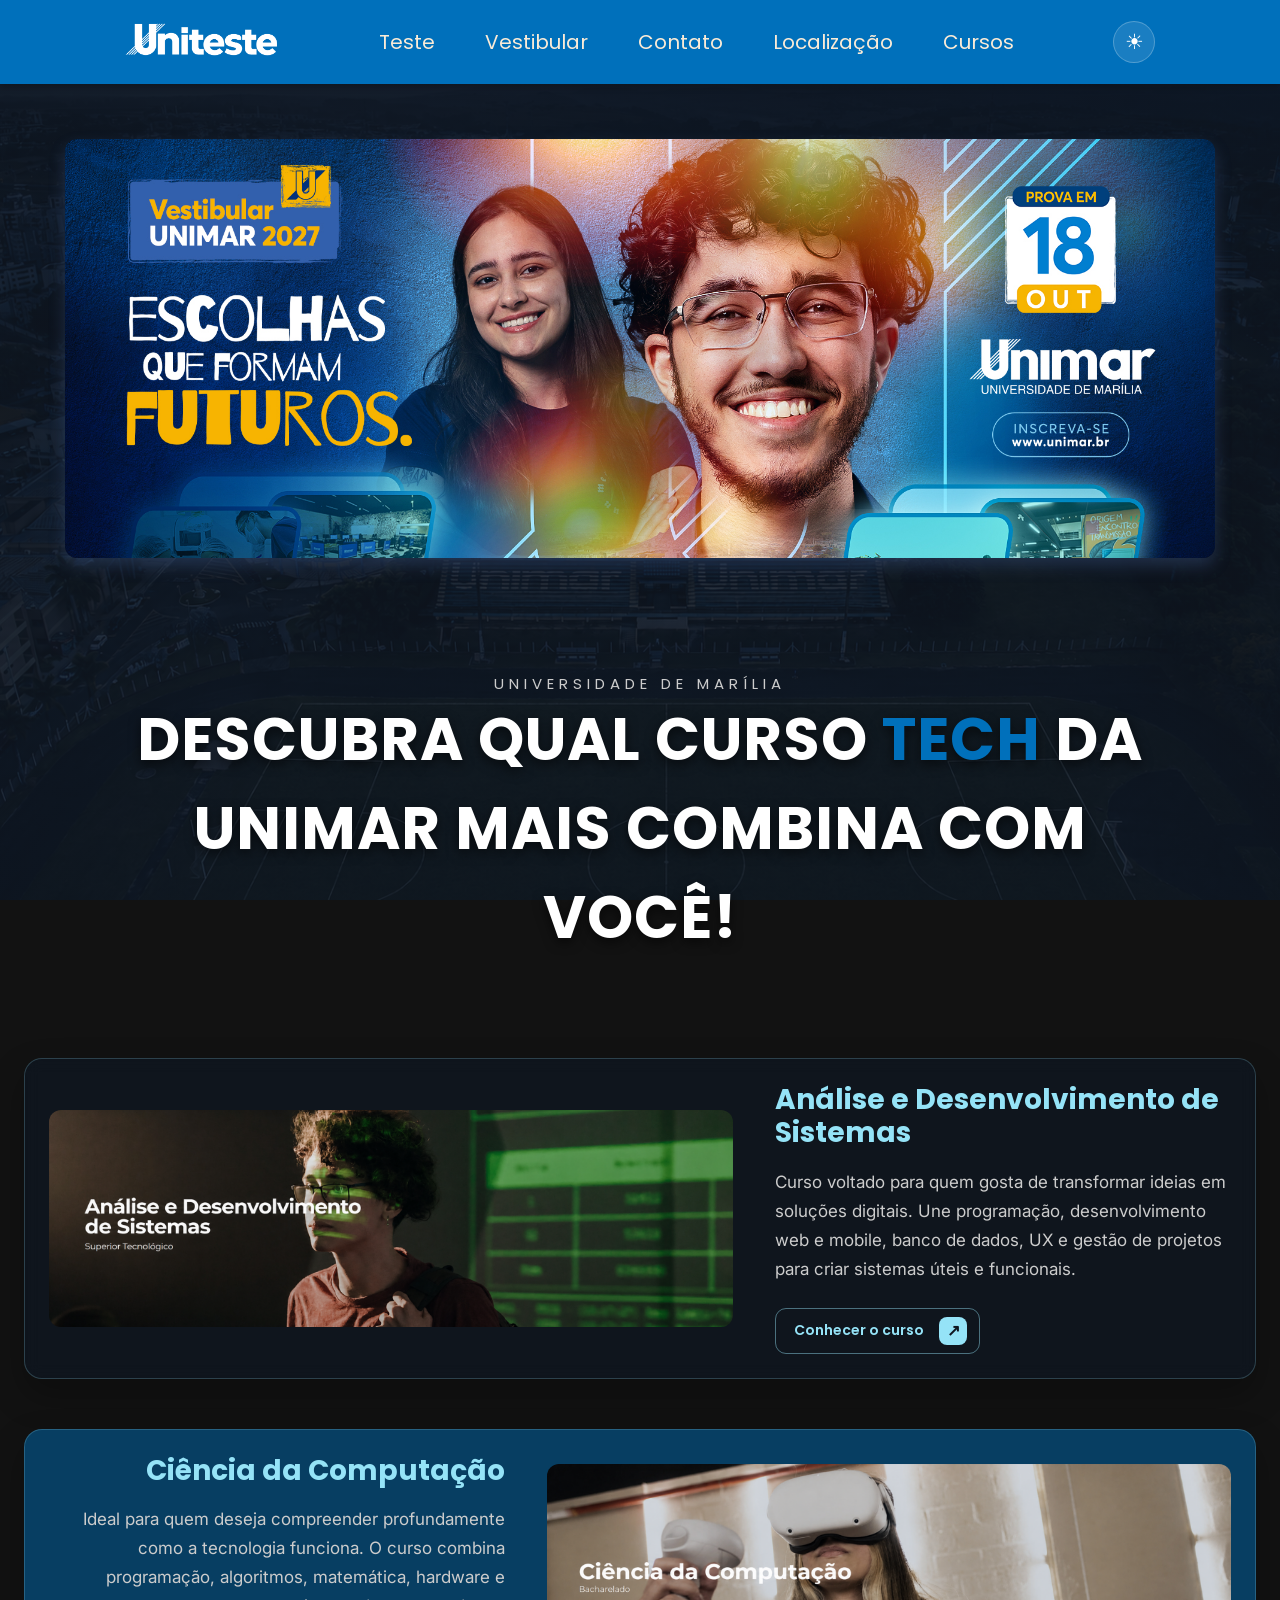
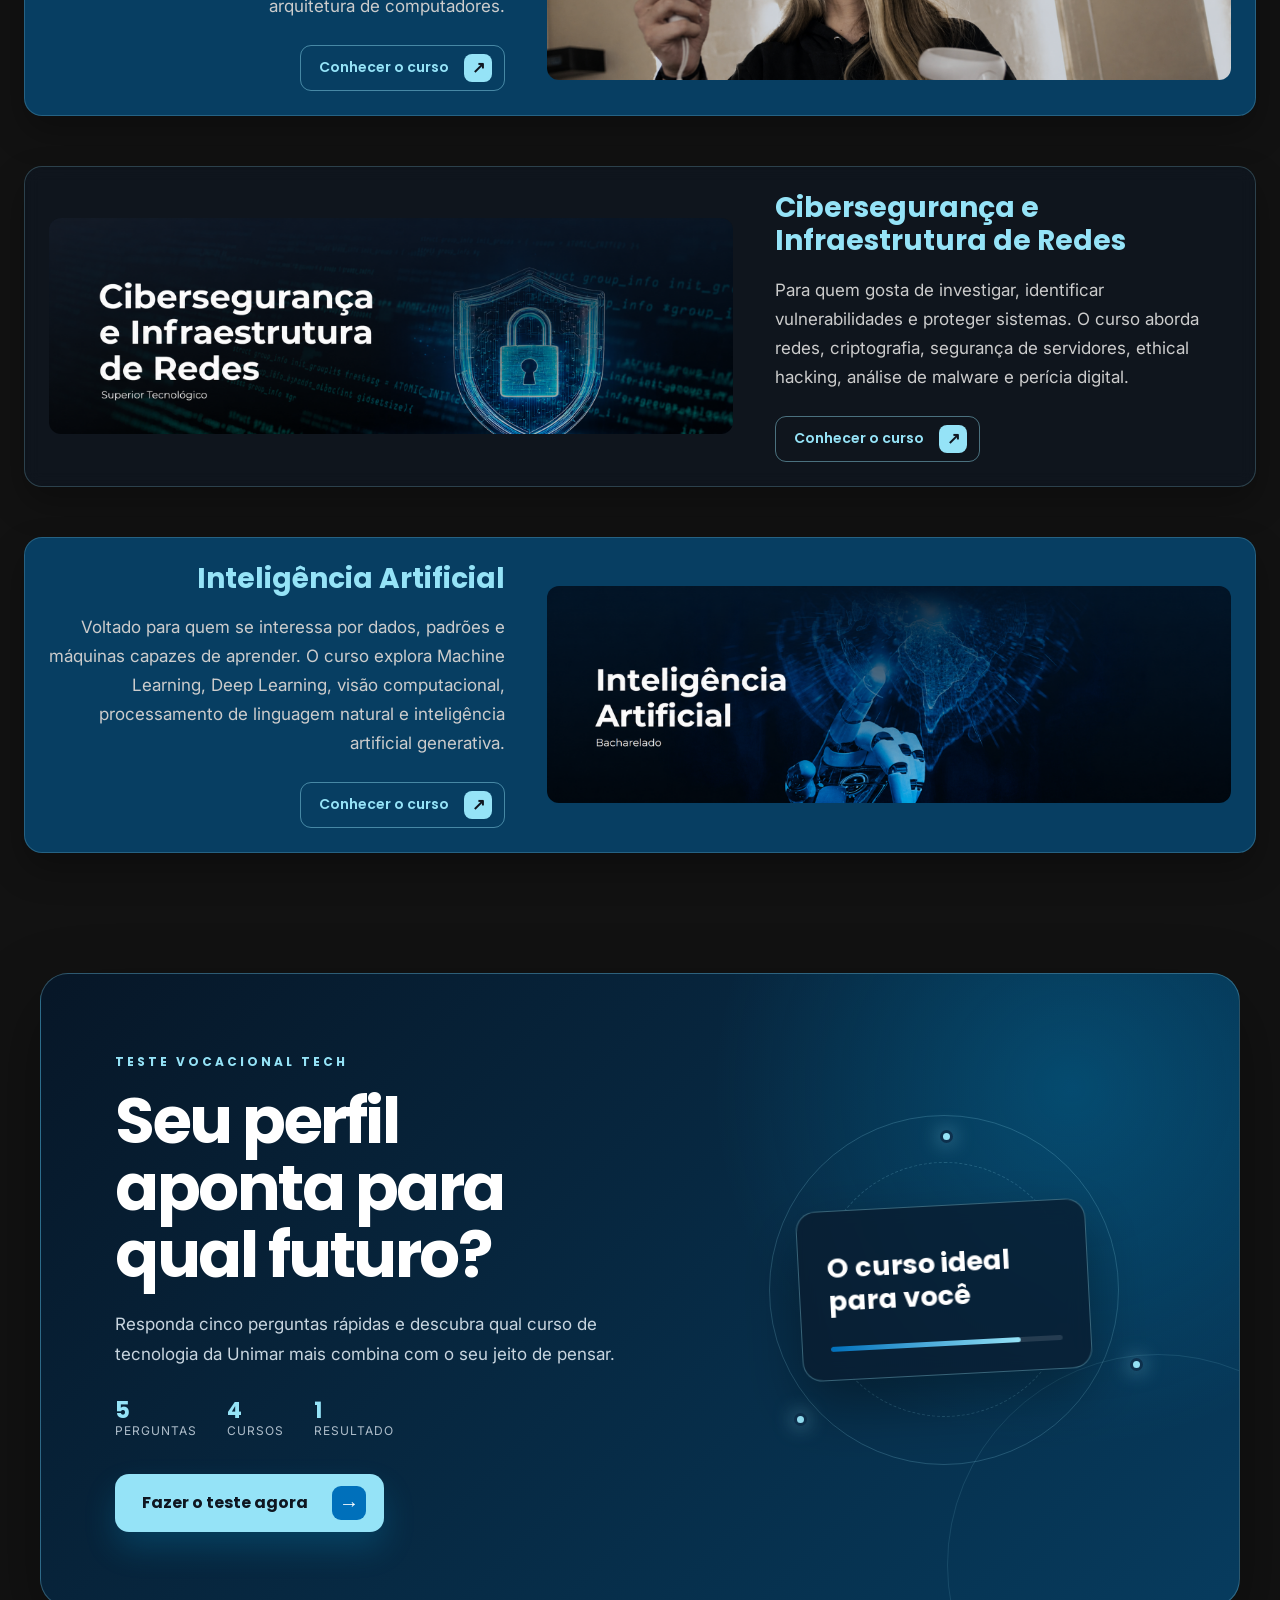
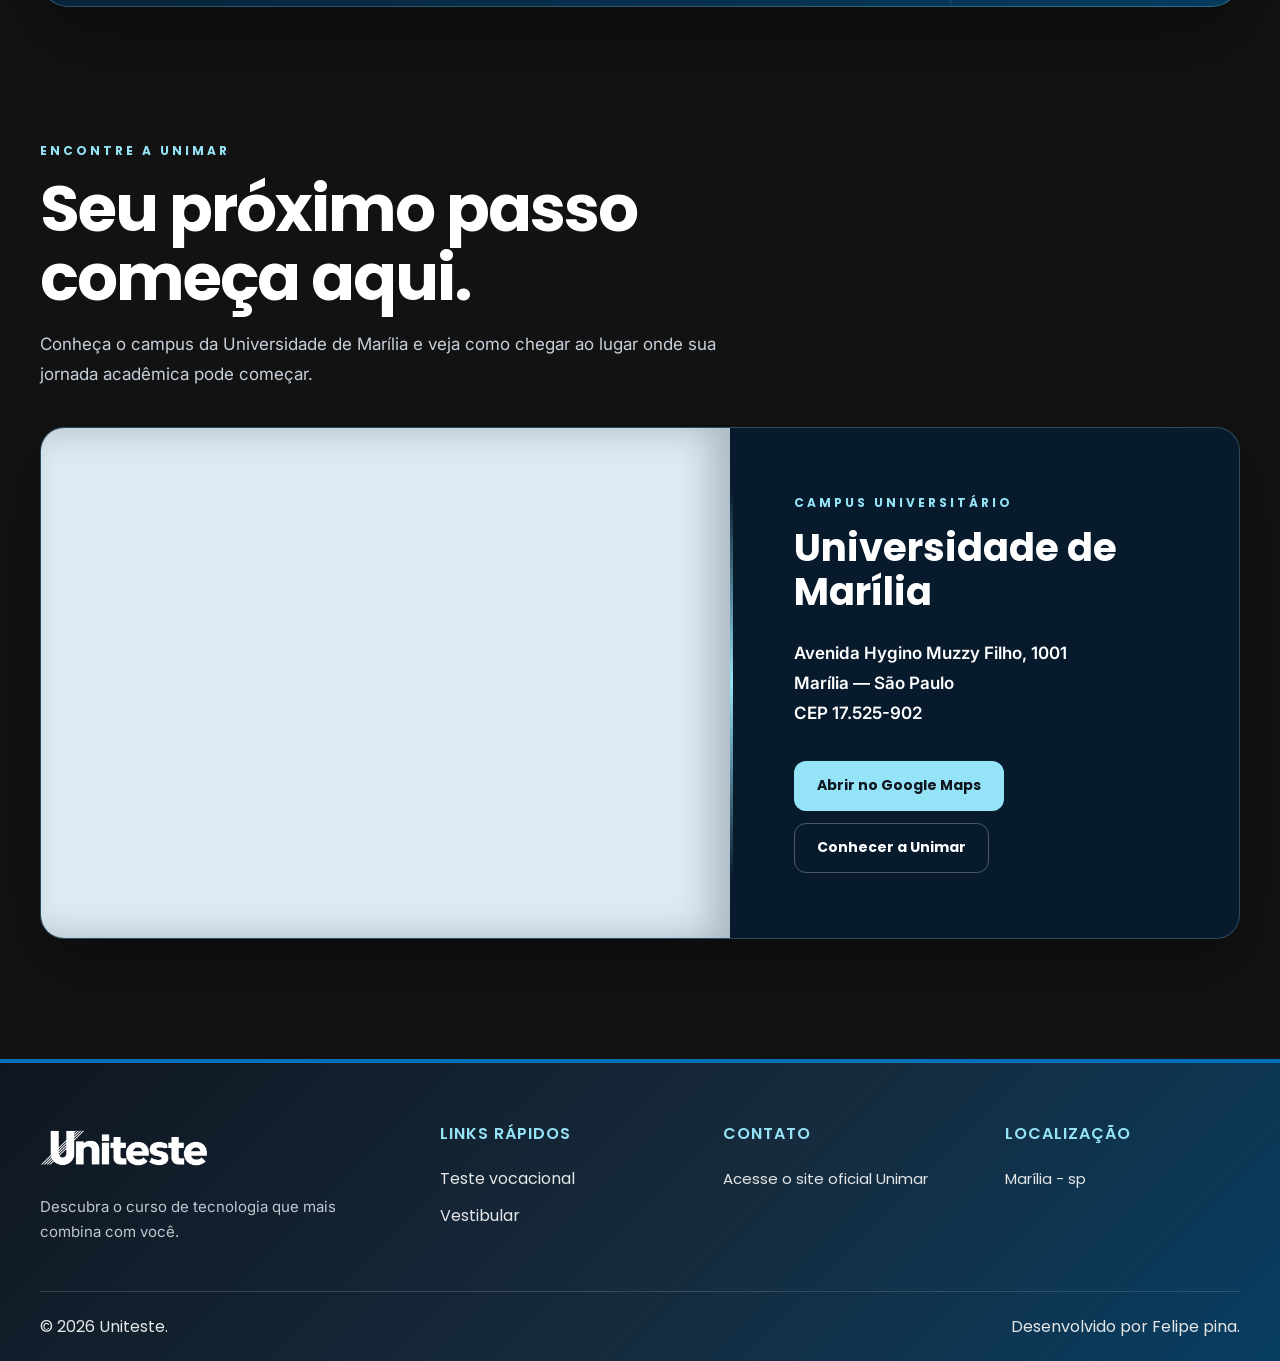
<file: index.html>
<!DOCTYPE html>
<html lang="pt-br">
<head>
    <meta charset="UTF-8">
    <meta name="viewport" content="width=device-width, initial-scale=1.0">
    <title> Uniteste - 2026 </title>
    <link rel="stylesheet" href="style.css">
    <link href="https://fonts.googleapis.com/css2?family=Poppins:wght@400;600;700&family=Inter:wght@400;500&display=swap" rel="stylesheet">
    <link rel="shortcut icon" href="https://www.visaonoticias.com/userfiles/images/logo%20unimar(16).jpg" type="image/x-icon">
</head>
<body>
    <header class="cabecalho" id="cabecalho">
        <div class="logo-unimar-inicio"> 
            <a href="index.html" target="_self">
                <img
                    src="img/uniteste-reimaginada-branco.png"
                    data-logo-tema
                    data-logo-escuro="img/uniteste-reimaginada-branco.png"
                    data-logo-claro="img/uniteste-reimaginada-preto.png"
                    alt="Logo Uniteste"
                    class="logo-img"
                >
            </a>
        </div>
        
        <nav class="navegacao" id="navbar">
            <ul>
                <li class="nav_item">
                    <a href="#teste"> Teste </a>
                </li>
                <li class="nav_item">
                    <a href="#vestibular"> Vestibular </a>
                </li>
                <li class="nav_item">
                    <a href="#contato"> Contato </a>
                </li>
                <li class="nav_item">
                    <a href="#localizacao"> Localização </a>
                </li>
                 <li class="nav_item">
                    <a href="#cursos" target="_self"> Cursos </a>
                </li>
            </ul>
        </nav>
        <button class="tema-icone-btn" type="button" aria-label="Ativar tema claro" aria-pressed="false">
            <span class="tema-icone" aria-hidden="true">☀</span>
        </button>

        
    </header>

    <section class="banner_inicio" id="vestibular">
        <div class="cards-banner">
            <a href="https://oficial.unimar.br/vestibular/#inscricoes" target="_blank"> <img src="img/banner-vestibular-geral-unimar.png" alt=" banner vestibular" class="banner ativo"> </a>
        </div>

    </section>

    <main class="teste" id="teste">

        <section class="chamada-teste">
            <p class="slogan">UNIVERSIDADE DE MARÍLIA</p>

            <h2>
                DESCUBRA QUAL CURSO
                <span class="destaque">TECH</span>
                DA UNIMAR MAIS COMBINA COM VOCÊ!
            </h2>
        </section>

        <section class="cursos" id="cursos">

            <article class="curso-card" id="curso-ads">
                <img
                    src="img/banner-analise-desenvolvimento-sistemas-sem-vestibular.png"
                    alt="Banner do curso de Análise e Desenvolvimento de Sistemas"
                    class="curso-imagem"
                >

                <div class="curso-conteudo">
                    <h3>Análise e Desenvolvimento de Sistemas</h3>

                    <p>
                        Curso voltado para quem gosta de transformar ideias em
                        soluções digitais. Une programação, desenvolvimento web e
                        mobile, banco de dados, UX e gestão de projetos para criar
                        sistemas úteis e funcionais.
                    </p>

                    <a
                        class="curso-link"
                        href="https://oficial.unimar.br/cursos/analise-e-desenvolvimento-de-sistemas/"
                        target="_blank"
                        rel="noopener noreferrer"
                    >
                        <span>Conhecer o curso</span>
                        <span class="curso-link-seta" aria-hidden="true">↗</span>
                    </a>
                </div>
            </article>

            <article class="curso-card curso-card--invertido" id="curso-cc">
                <img
                    src="img/banner-ciencia-da-computacao-sem-vestibular.png"
                    alt="Banner do curso de Ciência da Computação"
                    class="curso-imagem"
                >

                <div class="curso-conteudo">
                    <h3>Ciência da Computação</h3>

                    <p>
                        Ideal para quem deseja compreender profundamente como a
                        tecnologia funciona. O curso combina programação,
                        algoritmos, matemática, hardware e arquitetura de
                        computadores.
                    </p>

                    <a
                        class="curso-link"
                        href="https://oficial.unimar.br/cursos/ciencia-da-computacao/"
                        target="_blank"
                        rel="noopener noreferrer"
                    >
                        <span>Conhecer o curso</span>
                        <span class="curso-link-seta" aria-hidden="true">↗</span>
                    </a>
                </div>
            </article>

            <article class="curso-card" id="curso-ciber">
                <img
                    src="img/banner-ciberseguranca-infraestrutura-redes-sem-vestibular.png"
                    alt="Banner do curso de Cibersegurança e Infraestrutura de Redes"
                    class="curso-imagem"
                >

                <div class="curso-conteudo">
                    <h3>Cibersegurança e Infraestrutura de Redes</h3>

                    <p>
                        Para quem gosta de investigar, identificar vulnerabilidades
                        e proteger sistemas. O curso aborda redes, criptografia,
                        segurança de servidores, ethical hacking, análise de
                        malware e perícia digital.
                    </p>

                    <a
                        class="curso-link"
                        href="https://oficial.unimar.br/ciberseguranca-e-infraestrutura-de-redes/"
                        target="_blank"
                        rel="noopener noreferrer"
                    >
                        <span>Conhecer o curso</span>
                        <span class="curso-link-seta" aria-hidden="true">↗</span>
                    </a>
                </div>
            </article>

            <article class="curso-card curso-card--invertido" id="curso-ia">
                <img
                    src="img/banner-inteligencia-artificial-sem-vestibular.png"
                    alt="Banner do curso de Inteligência Artificial"
                    class="curso-imagem"
                >

                <div class="curso-conteudo">
                    <h3>Inteligência Artificial</h3>

                    <p>
                        Voltado para quem se interessa por dados, padrões e
                        máquinas capazes de aprender. O curso explora Machine
                        Learning, Deep Learning, visão computacional, processamento
                        de linguagem natural e inteligência artificial generativa.
                    </p>

                    <a
                        class="curso-link"
                        href="https://oficial.unimar.br/bacharelado-em-inteligencia-artificial/"
                        target="_blank"
                        rel="noopener noreferrer"
                    >
                        <span>Conhecer o curso</span>
                        <span class="curso-link-seta" aria-hidden="true">↗</span>
                    </a>
                </div>
            </article>

        </section>

        <section class="convite-teste">
            <div class="convite-conteudo">
                <span class="convite-etiqueta">Teste vocacional tech</span>
                <h2>Seu perfil aponta para qual futuro?</h2>

                <p class="sobre-unimar">
                    Responda cinco perguntas rápidas e descubra qual curso de
                    tecnologia da Unimar mais combina com o seu jeito de pensar.
                </p>

                <ul class="convite-detalhes" aria-label="Informações sobre o teste">
                    <li><strong>5</strong><span>perguntas</span></li>
                    <li><strong>4</strong><span>cursos</span></li>
                    <li><strong>1</strong><span>resultado</span></li>
                </ul>

                <a class="convite-botao" href="teste.html">
                    <span>Fazer o teste agora</span>
                    <span class="convite-seta" aria-hidden="true">→</span>
                </a>
            </div>

            <div class="convite-visual" aria-hidden="true">
                <span class="convite-orbita convite-orbita--externa"></span>
                <span class="convite-orbita convite-orbita--interna"></span>
                <span class="convite-ponto convite-ponto--um"></span>
                <span class="convite-ponto convite-ponto--dois"></span>
                <span class="convite-ponto convite-ponto--tres"></span>

                <div class="convite-cartao">
                    <strong>O curso ideal<br>para você</strong>
                    <div class="convite-progresso"><span></span></div>
                </div>
            </div>
        </section>

    </main>
    <section class="localizacao" id="localizacao">
        <div class="localizacao-cabecalho">
            <span class="localizacao-etiqueta">Encontre a Unimar</span>
            <h2>Seu próximo passo começa aqui.</h2>
            <p>Conheça o campus da Universidade de Marília e veja como chegar ao lugar onde sua jornada acadêmica pode começar.</p>
        </div>

        <div class="localizacao-grade">
            <div class="localizacao-mapa">
                <iframe
                    src="https://www.google.com/maps?q=UNIMAR%20Universidade%20de%20Mar%C3%ADlia%20Avenida%20Hygino%20Muzzy%20Filho%201001%20Mar%C3%ADlia%20SP&amp;output=embed"
                    title="Mapa com a localização da Universidade de Marília"
                    loading="lazy"
                    referrerpolicy="no-referrer-when-downgrade"
                    allowfullscreen
                ></iframe>
            </div>

            <div class="localizacao-informacoes">
                <span class="localizacao-campus">Campus Universitário</span>
                <h3>Universidade de Marília</h3>

                <address>
                    Avenida Hygino Muzzy Filho, 1001<br>
                    Marília — São Paulo<br>
                    CEP 17.525-902
                </address>

                <div class="localizacao-acoes">
                    <a
                        class="localizacao-botao localizacao-botao--principal"
                        href="https://www.google.com/maps/place/UNIMAR+-+Universidade+de+Mar%C3%ADlia/@-22.2367935,-49.9664573,17z/data=!3m1!4b1!4m6!3m5!1s0x94bfd7710bfa340b:0xaa8d32096bc6676b!8m2!3d-22.2367935!4d-49.9664573!16s%2Fg%2F120x0wmk"
                        target="_blank"
                        rel="noopener noreferrer"
                    >Abrir no Google Maps</a>
                    <a
                        class="localizacao-botao localizacao-botao--secundario"
                        href="https://oficial.unimar.br/"
                        target="_blank"
                        rel="noopener noreferrer"
                    >Conhecer a Unimar</a>
                </div>
            </div>
        </div>
    </section>

    <footer class="rodape" id="contato">
        <div class="rodape-conteudo">
            <div class="rodape-marca">
                <a href="#cabecalho">
                    <img src="img/uniteste-reimaginada-branco.png" alt="Logo Uniteste" class="rodape-logo">
                </a>
                <p>Descubra o curso de tecnologia que mais combina com você.</p>
            </div>

            <nav class="rodape-navegacao" aria-label="Navegação do rodapé">
                <h2>Links rápidos</h2>
                <ul>
                    <li><a href="#teste">Teste vocacional</a></li>
                    <li><a href="https://oficial.unimar.br/vestibular/" target="_blank">Vestibular</a></li>
                </ul>
            </nav>

            <section class="rodape-contato">
                <h2 id="titulo-contato">Contato</h2>
                <p>
                    <a href="https://oficial.unimar.br/" target="_blank" >
                        Acesse o site oficial Unimar
                    </a>
                </p>
            </section>

            <section class="rodape-localizacao" id="localizacao-rodape">
                <h2 id="titulo-localizacao">Localização</h2>
                <p><a href="https://www.google.com/maps/place/UNIMAR+-+Universidade+de+Mar%C3%ADlia/@-22.2367935,-49.9664573,17z/data=!3m1!4b1!4m6!3m5!1s0x94bfd7710bfa340b:0xaa8d32096bc6676b!8m2!3d-22.2367935!4d-49.9664573!16s%2Fg%2F120x0wmk?entry=ttu&g_ep=EgoyMDI2MDgzMC4wIKXMDSoASAFQAw%3D%3D"> Marília - sp</a></p>    
            </section>
        </div>

        <div class="rodape-final">
            <p>&copy; 2026 Uniteste.</p>
            <p>Desenvolvido por <a href="https://github.com/luizfelipepina93-droid" target="_blank">Felipe pina</a>.</p>
        </div>
    </footer>

    <script src="script.js"></script>
</body>
</html>
</file>
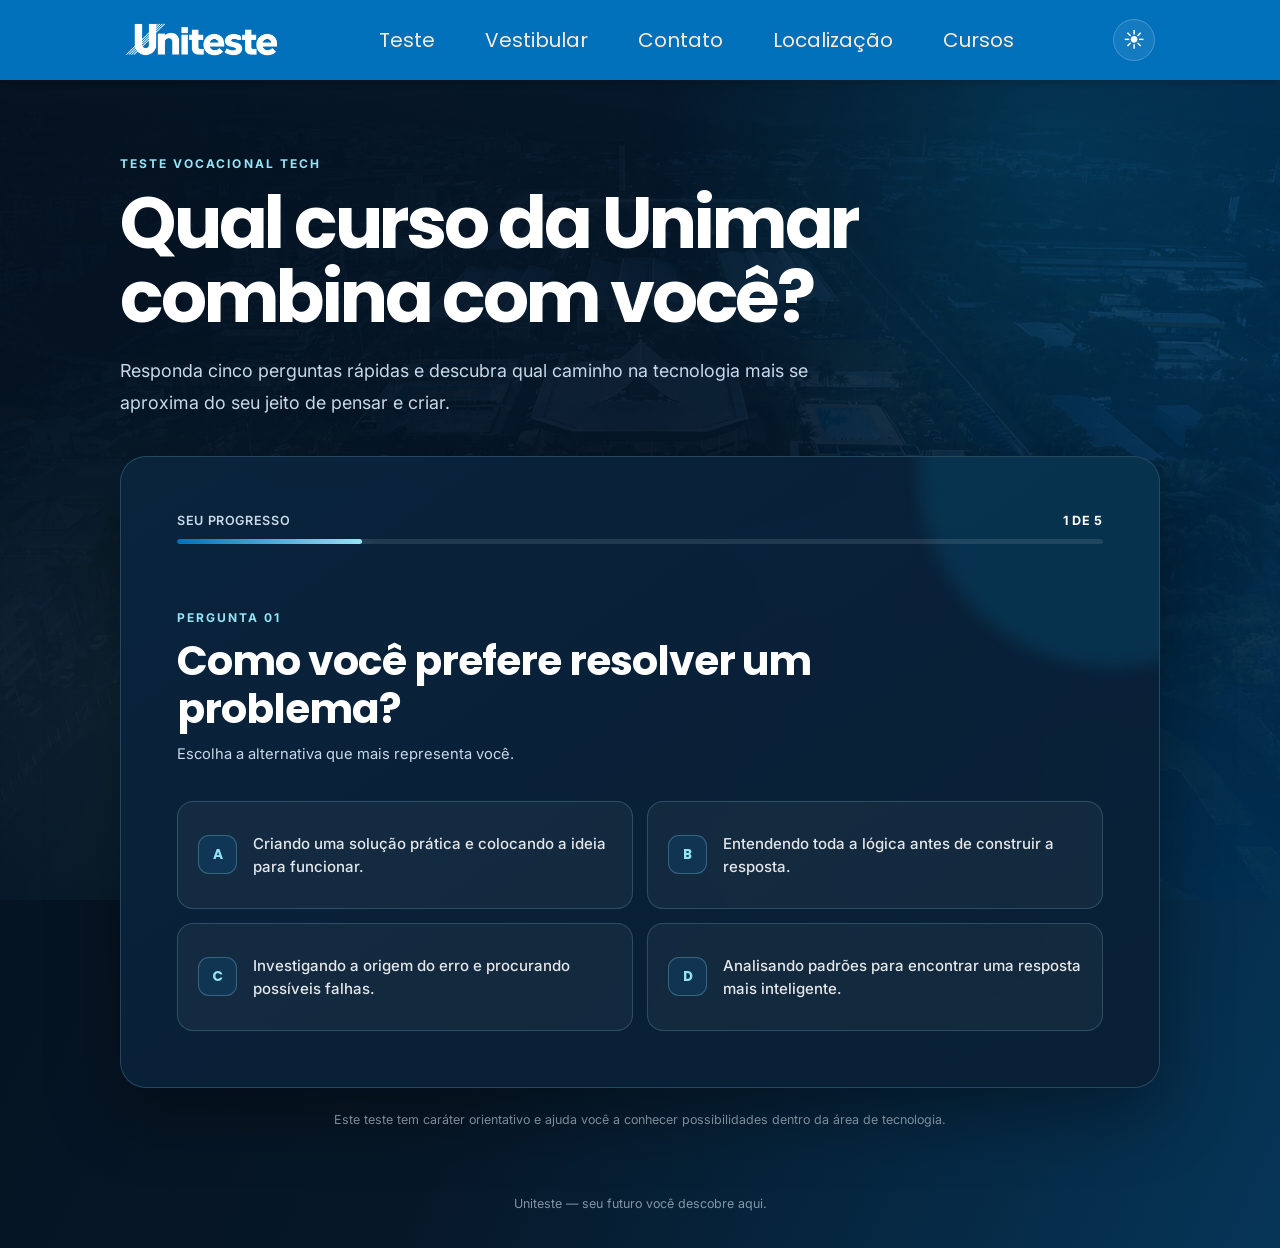
<file: teste.html>
<!DOCTYPE html>
<html lang="pt-BR">
<head>
    <meta charset="UTF-8">
    <meta name="viewport" content="width=device-width, initial-scale=1.0">
    <meta name="description" content="Descubra qual curso de tecnologia da Unimar mais combina com o seu perfil.">
    <title>Quiz Vocacional Tech | Unimar</title>
    <link rel="preconnect" href="https://fonts.googleapis.com">
    <link rel="preconnect" href="https://fonts.gstatic.com" crossorigin>
    <link href="https://fonts.googleapis.com/css2?family=Inter:wght@400;500;600;700&family=Poppins:wght@500;600;700;800&display=swap" rel="stylesheet">
    <link rel="stylesheet" href="teste.css">
</head>
<body>
    <header class="cabecalho" id="cabecalho">
        <div class="logo-unimar-inicio">
            <a href="index.html" aria-label="Voltar para a página inicial">
                <img
                    src="img/uniteste-reimaginada-branco.png"
                    data-logo-tema
                    data-logo-escuro="img/uniteste-reimaginada-branco.png"
                    data-logo-claro="img/uniteste-reimaginada-preto.png"
                    alt="Logo Uniteste"
                    class="logo-img"
                >
            </a>
        </div>

        <nav class="navegacao" id="navbar" aria-label="Navegação principal">
            <ul>
                <li class="nav_item"><a href="#quiz">Teste</a></li>
                <li class="nav_item"><a href="index.html#vestibular">Vestibular</a></li>
                <li class="nav_item"><a href="index.html#contato">Contato</a></li>
                <li class="nav_item"><a href="index.html#localizacao">Localização</a></li>
                <li class="nav_item"><a href="index.html#cursos">Cursos</a></li>
            </ul>
        </nav>

        <button class="tema-icone-btn" type="button" aria-label="Ativar tema claro" aria-pressed="false">
            <span class="tema-icone" aria-hidden="true">☀</span>
        </button>
    </header>

    <main class="quiz" id="quiz">
        <section class="quiz-introducao" aria-labelledby="titulo-quiz">
            <span class="rotulo">Teste vocacional tech</span>
            <h1 id="titulo-quiz">Qual curso da Unimar combina com você?</h1>
            <p>Responda cinco perguntas rápidas e descubra qual caminho na tecnologia mais se aproxima do seu jeito de pensar e criar.</p>
        </section>

        <section class="quiz-painel" aria-label="Perguntas do teste vocacional">
            <div class="progresso">
                <div class="progresso-informacoes">
                    <span>Seu progresso</span>
                    <strong aria-live="polite">1 de 5</strong>
                </div>
                <div class="progresso-trilha" role="progressbar" aria-label="Progresso do quiz" aria-valuemin="1" aria-valuemax="5" aria-valuenow="1">
                    <span class="progresso-barra"></span>
                </div>
            </div>

            <section class="pergunta ativa" data-pergunta="1" aria-labelledby="pergunta-1">
                <span class="numero-pergunta">Pergunta 01</span>
                <h2 id="pergunta-1">Como você prefere resolver um problema?</h2>
                <p class="ajuda-pergunta">Escolha a alternativa que mais representa você.</p>

                <div class="opcoes">
                    <button class="opcao" type="button" data-curso="ads">
                        <span class="opcao-letra">A</span>
                        <span class="opcao-texto">Criando uma solução prática e colocando a ideia para funcionar.</span>
                    </button>
                    <button class="opcao" type="button" data-curso="cc">
                        <span class="opcao-letra">B</span>
                        <span class="opcao-texto">Entendendo toda a lógica antes de construir a resposta.</span>
                    </button>
                    <button class="opcao" type="button" data-curso="ciber">
                        <span class="opcao-letra">C</span>
                        <span class="opcao-texto">Investigando a origem do erro e procurando possíveis falhas.</span>
                    </button>
                    <button class="opcao" type="button" data-curso="ia">
                        <span class="opcao-letra">D</span>
                        <span class="opcao-texto">Analisando padrões para encontrar uma resposta mais inteligente.</span>
                    </button>
                </div>
            </section>

            <section class="pergunta" data-pergunta="2" aria-labelledby="pergunta-2">
                <span class="numero-pergunta">Pergunta 02</span>
                <h2 id="pergunta-2">O que mais dá satisfação em um projeto?</h2>
                <p class="ajuda-pergunta">Pense no tipo de resultado que mais desperta sua curiosidade.</p>

                <div class="opcoes">
                    <button class="opcao" type="button" data-curso="cc">
                        <span class="opcao-letra">A</span>
                        <span class="opcao-texto">Compreender profundamente por que cada parte funciona.</span>
                    </button>
                    <button class="opcao" type="button" data-curso="ads">
                        <span class="opcao-letra">B</span>
                        <span class="opcao-texto">Ver uma aplicação pronta sendo usada por pessoas reais.</span>
                    </button>
                    <button class="opcao" type="button" data-curso="ia">
                        <span class="opcao-letra">C</span>
                        <span class="opcao-texto">Perceber que um modelo conseguiu aprender e fazer previsões.</span>
                    </button>
                    <button class="opcao" type="button" data-curso="ciber">
                        <span class="opcao-letra">D</span>
                        <span class="opcao-texto">Encontrar uma vulnerabilidade antes que ela cause problemas.</span>
                    </button>
                </div>
            </section>

            <section class="pergunta" data-pergunta="3" aria-labelledby="pergunta-3">
                <span class="numero-pergunta">Pergunta 03</span>
                <h2 id="pergunta-3">Qual destes desafios parece mais interessante?</h2>
                <p class="ajuda-pergunta">Imagine que você pode começar por qualquer um deles agora.</p>

                <div class="opcoes">
                    <button class="opcao" type="button" data-curso="ciber">
                        <span class="opcao-letra">A</span>
                        <span class="opcao-texto">Decifrar pistas para descobrir como um ataque aconteceu.</span>
                    </button>
                    <button class="opcao" type="button" data-curso="ia">
                        <span class="opcao-letra">B</span>
                        <span class="opcao-texto">Encontrar padrões escondidos em uma grande quantidade de dados.</span>
                    </button>
                    <button class="opcao" type="button" data-curso="ads">
                        <span class="opcao-letra">C</span>
                        <span class="opcao-texto">Montar diferentes partes até transformar a ideia em um produto.</span>
                    </button>
                    <button class="opcao" type="button" data-curso="cc">
                        <span class="opcao-letra">D</span>
                        <span class="opcao-texto">Resolver um problema lógico com uma solução eficiente.</span>
                    </button>
                </div>
            </section>

            <section class="pergunta" data-pergunta="4" aria-labelledby="pergunta-4">
                <span class="numero-pergunta">Pergunta 04</span>
                <h2 id="pergunta-4">Qual estilo de trabalho mais combina com você?</h2>
                <p class="ajuda-pergunta">Não existe resposta certa: escolha o processo mais natural para você.</p>

                <div class="opcoes">
                    <button class="opcao" type="button" data-curso="ia">
                        <span class="opcao-letra">A</span>
                        <span class="opcao-texto">Testar hipóteses e usar dados para melhorar os resultados.</span>
                    </button>
                    <button class="opcao" type="button" data-curso="cc">
                        <span class="opcao-letra">B</span>
                        <span class="opcao-texto">Planejar a lógica e dominar os fundamentos do problema.</span>
                    </button>
                    <button class="opcao" type="button" data-curso="ciber">
                        <span class="opcao-letra">C</span>
                        <span class="opcao-texto">Antecipar riscos e pensar em como proteger cada ponto.</span>
                    </button>
                    <button class="opcao" type="button" data-curso="ads">
                        <span class="opcao-letra">D</span>
                        <span class="opcao-texto">Transformar rapidamente uma ideia em site, sistema ou aplicativo.</span>
                    </button>
                </div>
            </section>

            <section class="pergunta" data-pergunta="5" aria-labelledby="pergunta-5">
                <span class="numero-pergunta">Pergunta 05</span>
                <h2 id="pergunta-5">Como é sua relação com matemática?</h2>
                <p class="ajuda-pergunta">Escolha a alternativa mais próxima da sua experiência atual.</p>

                <div class="opcoes">
                    <button class="opcao" type="button" data-curso="ads">
                        <span class="opcao-letra">A</span>
                        <span class="opcao-texto">Gosto quando ela ajuda a resolver uma necessidade prática.</span>
                    </button>
                    <button class="opcao" type="button" data-curso="ia">
                        <span class="opcao-letra">B</span>
                        <span class="opcao-texto">Tenho interesse em estatística, probabilidade e análise de dados.</span>
                    </button>
                    <button class="opcao" type="button" data-curso="ciber">
                        <span class="opcao-letra">C</span>
                        <span class="opcao-texto">Lido bem com números, mas prefiro desafios investigativos.</span>
                    </button>
                    <button class="opcao" type="button" data-curso="cc">
                        <span class="opcao-letra">D</span>
                        <span class="opcao-texto">Gosto de raciocínio abstrato, cálculos e problemas complexos.</span>
                    </button>
                </div>
            </section>

            <section class="resultado" aria-live="polite" aria-labelledby="titulo-resultado">
                <div class="resultado-selo" aria-hidden="true">
                    <span>✓</span>
                </div>
                <span class="rotulo">Seu resultado</span>
                <h2 id="titulo-resultado">Seu perfil combina com tecnologia</h2>
                <p id="descricao-resultado">Ao concluir as perguntas, seu curso mais compatível aparecerá aqui com uma explicação personalizada.</p>
                <div class="resultado-acoes">
                    <a class="botao-primario" href="index.html#cursos">Conhecer este curso</a>
                    <button class="botao-secundario" type="button">Refazer o teste</button>
                </div>
            </section>
        </section>

        <p class="aviso-quiz">Este teste tem caráter orientativo e ajuda você a conhecer possibilidades dentro da área de tecnologia.</p>
    </main>

    <footer class="rodape">
        <p>Uniteste — seu futuro você descobre aqui.</p>
    </footer>

    <script src="script.js"></script>
    <script src="teste.js"></script>
</body>
</html>
</file>
<file: style.css>
* {
    margin: 0;
    padding: 0;
    box-sizing: border-box;
}

body {
    min-height: 100vh;
    color: #ffffff;
    font-family: Inter, sans-serif;
    background-size: cover;
    background-position: center;
    background-repeat: no-repeat;
    background-attachment: fixed;
    background-image:
        linear-gradient(
            rgba(15, 22, 32, 0.85),
            rgba(15, 22, 32, 0.85)
        ),
        url("img/campus-background.png");
    transition: color 0.3s ease, background-image 0.3s ease;
}




#cabecalho {
    background-color: #0070bb;
    padding: 15px 125px;

    display: flex;
    align-items: center;

    position: sticky;
    top: 0;
    z-index: 100;

    box-shadow: 0 4px 6px rgba(0, 0, 0, 0.2);

    transition:
        padding 0.25s ease,
        background-color 0.3s ease,
        box-shadow 0.25s ease;
}

#cabecalho.rolando {
    padding-top: 10px;
    padding-bottom: 10px;
    box-shadow: 0 8px 24px rgba(0, 0, 0, 0.28);
}

.logo-img {
    width: 155px;
    height: auto;
}

.navegacao {
    flex: 1;
}

.navegacao ul {
    list-style: none;

    display: flex;
    justify-content: center;
    align-items: center;
    gap: 50px;

    font-size: 20px;
}

.navegacao a {
    color: antiquewhite;

    font-family: Poppins, sans-serif;
    text-decoration: none;
}

.nav_item a {
    border-bottom: 2px solid transparent;

    transition:
        color 0.3s ease,
        border-color 0.3s ease;
}

.nav_item a:hover {
    color: #95e3f7;
    border-bottom-color: #95e3f7;
}




.tema-icone-btn {
    width: 42px;
    height: 42px;
    padding: 0;

    display: grid;
    place-items: center;

    color: #ffffff;
    background: rgba(255, 255, 255, 0.1);
    border: 1px solid rgba(255, 255, 255, 0.24);
    border-radius: 50%;

    cursor: pointer;

    transition:
        color 0.3s ease,
        background-color 0.3s ease,
        border-color 0.3s ease,
        transform 0.3s ease;
}

.tema-icone {
    display: block;
    font-size: 21px;
    line-height: 1;
}

.tema-icone-btn:hover,
.tema-icone-btn:focus-visible {
    color: #95e3f7;
    border-color: #95e3f7;
    background: rgba(149, 227, 247, 0.14);
    transform: translateY(-2px);
}

.tema-icone-btn:focus-visible {
    outline: 3px solid rgba(149, 227, 247, 0.34);
    outline-offset: 3px;
}




.banner_inicio {
    margin-top: 55px;
    text-align: center;
}

.banner {
    width: 1150px;
    max-width: calc(100% - 48px);
    height: auto;

    display: none;

    border-radius: 12px;

    box-shadow: 0 8px 16px rgba(76, 110, 172, 0.3);

    transition: transform 0.3s ease;
}

.banner.ativo {
    display: inline-block;
}

.banner:hover {
    transform: scale(1.05);
}




.chamada-teste {
    padding: 110px 20px 50px;

    text-align: center;

    font-family: Poppins, sans-serif;
}

.chamada-teste h2 {
    max-width: 1100px;
    margin: 0 auto 16px;

    color: white;

    font-size: 59px;
    letter-spacing: 1px;

    text-shadow: 0 4px 12px rgba(0, 0, 0, 0.603);
}

.slogan {
    color: #cccccc;

    font-size: 15px;
    letter-spacing: 5px;
}

.destaque {
    color: #0070bb;
}




.cursos {
    width: min(1450px, calc(100% - 48px));
    margin: 0 auto;
    padding: 30px 0;

    font-family: Poppins, sans-serif;

    scroll-margin-top: 100px;
}

.curso-card {
    scroll-margin-top: 115px;
}

.curso-card {
    margin-bottom: 50px;
    padding: 24px;

    display: grid;
    grid-template-columns: 1.2fr 0.8fr;
    align-items: center;
    gap: 42px;

    background-color: rgba(15, 22, 32, 0.78);

    border: 1px solid rgba(149, 227, 247, 0.22);
    border-radius: 18px;

    box-shadow: 0 16px 35px rgba(0, 0, 0, 0.28);

    backdrop-filter: blur(8px);

    overflow: hidden;
}

.curso-imagem {
    width: 100%;
    height: auto;
    aspect-ratio: 60 / 19;

    display: block;

    object-fit: cover;

    border-radius: 12px;

    transition: transform 0.35s ease;
}

.curso-card:hover .curso-imagem {
    transform: scale(1.02);
}

.curso-conteudo {
    color: white;
}

.curso-conteudo h3 {
    margin-bottom: 18px;

    color: #95e3f7;

    font-size: 28px;
    line-height: 1.2;
}

.curso-conteudo p {
    color: #cccccc;

    font-family: Inter, sans-serif;
    font-size: 17px;
    line-height: 1.7;
}

.curso-link {
    min-height: 46px;
    margin-top: 24px;
    padding: 0 12px 0 18px;
    display: inline-flex;
    align-items: center;
    gap: 15px;
    border: 1px solid rgba(149, 227, 247, 0.45);
    border-radius: 11px;
    color: #95e3f7;
    font-size: 14px;
    font-weight: 600;
    text-decoration: none;
    transition: color 220ms ease, background-color 220ms ease, border-color 220ms ease, transform 220ms ease, box-shadow 220ms ease;
}

.curso-link-seta {
    width: 28px;
    height: 28px;
    display: grid;
    place-items: center;
    border-radius: 8px;
    color: #0f1620;
    background: #95e3f7;
    font-size: 16px;
    transition: transform 220ms ease;
}

.curso-link:hover,
.curso-link:focus-visible {
    color: #ffffff;
    border-color: #95e3f7;
    background: rgba(149, 227, 247, 0.1);
    box-shadow: 0 10px 24px rgba(0, 0, 0, 0.18);
    transform: translateY(-3px);
}

.curso-link:hover .curso-link-seta,
.curso-link:focus-visible .curso-link-seta {
    transform: translate(2px, -2px);
}

.curso-link:focus-visible {
    outline: 3px solid rgba(149, 227, 247, 0.28);
    outline-offset: 3px;
}




.curso-card--invertido {
    background-color: #073e62;
    grid-template-columns: 0.8fr 1.2fr;
}

.curso-card--invertido .curso-imagem {
    order: 2;
}

.curso-card--invertido .curso-conteudo {
    order: 1;
    text-align: right;
}



.convite-teste {
    position: relative;
    isolation: isolate;
    width: min(1200px, calc(100% - 48px));
    margin: 40px auto 130px;
    padding: clamp(42px, 6vw, 74px);
    display: grid;
    grid-template-columns: minmax(0, 1.08fr) minmax(330px, 0.92fr);
    align-items: center;
    gap: clamp(42px, 7vw, 90px);
    overflow: hidden;
    border: 1px solid rgba(149, 227, 247, 0.28);
    border-radius: 28px;
    color: #ffffff;
    background:
        radial-gradient(circle at 86% 18%, rgba(0, 168, 232, 0.24), transparent 31%),
        linear-gradient(135deg, rgba(7, 23, 40, 0.98), rgba(7, 62, 98, 0.96));
    box-shadow: 0 28px 70px rgba(0, 0, 0, 0.34);
    font-family: Poppins, sans-serif;
}

.convite-teste::before {
    content: "";
    position: absolute;
    z-index: -1;
    right: -130px;
    bottom: -170px;
    width: 420px;
    height: 420px;
    border: 1px solid rgba(149, 227, 247, 0.12);
    border-radius: 50%;
}

.convite-conteudo {
    position: relative;
    z-index: 2;
}

.convite-etiqueta {
    color: #95e3f7;
    font-size: 12px;
    font-weight: 700;
    letter-spacing: 3px;
    text-transform: uppercase;
}

.convite-conteudo h2 {
    max-width: 650px;
    margin-top: 14px;
    font-size: clamp(2.3rem, 5vw, 4.35rem);
    line-height: 1.05;
    letter-spacing: -2.5px;
}

.convite-teste .sobre-unimar {
    max-width: 620px;
    margin-top: 22px;
    color: #c8d5df;
    font-family: Inter, sans-serif;
    font-size: 17px;
    line-height: 1.75;
}

.convite-detalhes {
    margin-top: 30px;
    display: flex;
    gap: 30px;
    list-style: none;
}

.convite-detalhes li {
    display: grid;
    gap: 1px;
}

.convite-detalhes strong {
    color: #95e3f7;
    font-size: 22px;
    line-height: 1;
}

.convite-detalhes span {
    color: #aebdca;
    font-family: Inter, sans-serif;
    font-size: 12px;
    text-transform: uppercase;
    letter-spacing: 1px;
}

.convite-teste .convite-botao {
    min-height: 58px;
    margin-top: 36px;
    padding: 0 18px 0 27px;
    display: inline-flex;
    align-items: center;
    gap: 24px;
    color: #0f1620;
    background-color: #95e3f7;
    border-radius: 14px;
    font-size: 16px;
    font-weight: 700;
    text-decoration: none;
    box-shadow: 0 16px 32px rgba(0, 168, 232, 0.2);
    transition: background-color 250ms ease, transform 250ms ease, box-shadow 250ms ease;
}

.convite-seta {
    width: 34px;
    height: 34px;
    display: grid;
    place-items: center;
    border-radius: 9px;
    color: #ffffff;
    background: #0070bb;
    font-size: 20px;
    transition: transform 250ms ease;
}

.convite-teste .convite-botao:hover,
.convite-teste .convite-botao:focus-visible {
    color: #0f1620;
    background-color: #b4edf9;
    box-shadow: 0 20px 42px rgba(0, 168, 232, 0.3);
    transform: translateY(-4px);
}

.convite-botao:hover .convite-seta,
.convite-botao:focus-visible .convite-seta {
    transform: translateX(4px);
}

.convite-botao:focus-visible {
    outline: 3px solid rgba(149, 227, 247, 0.35);
    outline-offset: 4px;
}

.convite-visual {
    position: relative;
    min-height: 370px;
    display: grid;
    place-items: center;
}

.convite-orbita {
    position: absolute;
    border: 1px solid rgba(149, 227, 247, 0.2);
    border-radius: 50%;
}

.convite-orbita--externa {
    width: 350px;
    height: 350px;
    animation: convite-girar 22s linear infinite;
}

.convite-orbita--interna {
    width: 255px;
    height: 255px;
    border-style: dashed;
    animation: convite-girar 16s linear infinite reverse;
}

.convite-ponto {
    position: absolute;
    z-index: 2;
    width: 13px;
    height: 13px;
    border: 3px solid #0d304d;
    border-radius: 50%;
    background: #95e3f7;
    box-shadow: 0 0 20px rgba(149, 227, 247, 0.65);
}

.convite-ponto--um {
    top: 7%;
    left: 49%;
}

.convite-ponto--dois {
    right: 5%;
    bottom: 28%;
}

.convite-ponto--tres {
    bottom: 13%;
    left: 16%;
}

.convite-cartao {
    position: relative;
    z-index: 3;
    width: min(290px, 82%);
    padding: 28px;
    border: 1px solid rgba(149, 227, 247, 0.34);
    border-radius: 20px;
    background: rgba(8, 28, 47, 0.78);
    box-shadow: 0 24px 55px rgba(0, 0, 0, 0.34);
    backdrop-filter: blur(12px);
    transform: rotate(-3deg);
    transition: transform 350ms ease, border-color 350ms ease;
}

.convite-visual:hover .convite-cartao {
    border-color: rgba(149, 227, 247, 0.7);
    transform: rotate(0) translateY(-7px);
}

.convite-cartao > span {
    color: #95e3f7;
    font-size: 11px;
    font-weight: 700;
    letter-spacing: 2px;
    text-transform: uppercase;
}

.convite-cartao strong {
    margin-top: 13px;
    display: block;
    font-size: 27px;
    line-height: 1.22;
}

.convite-progresso {
    height: 5px;
    margin-top: 28px;
    overflow: hidden;
    border-radius: 999px;
    background: rgba(255, 255, 255, 0.12);
}

.convite-progresso span {
    width: 82%;
    height: 100%;
    display: block;
    border-radius: inherit;
    background: linear-gradient(90deg, #0070bb, #95e3f7);
    animation: convite-progresso 2.8s ease-in-out infinite alternate;
}

.localizacao {
    width: min(1200px, calc(100% - 48px));
    margin: 20px auto 120px;
    color: #ffffff;
    font-family: Poppins, sans-serif;
    scroll-margin-top: 105px;
}

.localizacao-cabecalho {
    max-width: 780px;
    margin-bottom: 38px;
}

.localizacao-etiqueta,
.localizacao-campus {
    color: #95e3f7;
    font-size: 12px;
    font-weight: 700;
    letter-spacing: 3px;
    text-transform: uppercase;
}

.localizacao-cabecalho h2 {
    margin-top: 12px;
    font-size: clamp(2.2rem, 5vw, 4.3rem);
    line-height: 1.08;
    letter-spacing: -2px;
}

.localizacao-cabecalho p {
    max-width: 700px;
    margin-top: 18px;
    color: #c7d1db;
    font-family: Inter, sans-serif;
    font-size: 17px;
    line-height: 1.75;
}

.localizacao-grade {
    min-height: 510px;
    display: grid;
    grid-template-columns: 1.15fr 0.85fr;
    overflow: hidden;
    border: 1px solid rgba(149, 227, 247, 0.24);
    border-radius: 24px;
    background: rgba(8, 28, 47, 0.94);
    box-shadow: 0 24px 60px rgba(0, 0, 0, 0.3);
    backdrop-filter: blur(12px);
}

.localizacao-mapa {
    position: relative;
    min-height: 510px;
    overflow: hidden;
    background: #dceaf3;
}

.localizacao-mapa::after {
    content: "";
    position: absolute;
    inset: 0;
    pointer-events: none;
    box-shadow: inset -18px 0 35px rgba(7, 23, 40, 0.24);
}

.localizacao-mapa iframe {
    width: 100%;
    height: 100%;
    min-height: 510px;
    display: block;
    border: 0;
    filter: saturate(0.78) contrast(1.04);
    transition: filter 300ms ease, transform 450ms ease;
}

.localizacao-mapa:hover iframe {
    filter: saturate(1) contrast(1);
    transform: scale(1.015);
}

.localizacao-informacoes {
    position: relative;
    padding: clamp(36px, 5vw, 64px);
    display: flex;
    flex-direction: column;
    justify-content: center;
}

.localizacao-informacoes::before {
    content: "";
    position: absolute;
    top: 12%;
    bottom: 12%;
    left: 0;
    width: 3px;
    border-radius: 999px;
    background: linear-gradient(180deg, transparent, #95e3f7, transparent);
}

.localizacao-informacoes h3 {
    margin-top: 14px;
    font-size: clamp(1.8rem, 3vw, 2.65rem);
    line-height: 1.15;
}

.localizacao-informacoes address {
    margin-top: 25px;
    color: #ffffff;
    font-family: Inter, sans-serif;
    font-size: 17px;
    font-style: normal;
    font-weight: 600;
    line-height: 1.75;
}

.localizacao-texto {
    margin-top: 23px;
    color: #bfcbd6;
    font-family: Inter, sans-serif;
    font-size: 15px;
    line-height: 1.7;
}

.localizacao-acoes {
    margin-top: 32px;
    display: flex;
    flex-wrap: wrap;
    gap: 12px;
}

.localizacao-botao {
    min-height: 50px;
    padding: 0 22px;
    display: inline-flex;
    align-items: center;
    justify-content: center;
    border: 1px solid transparent;
    border-radius: 12px;
    font-size: 14px;
    font-weight: 700;
    text-decoration: none;
    transition: color 220ms ease, background-color 220ms ease, border-color 220ms ease, transform 220ms ease, box-shadow 220ms ease;
}

.localizacao-botao--principal {
    color: #0f1620;
    background: #95e3f7;
}

.localizacao-botao--secundario {
    color: #ffffff;
    border-color: rgba(255, 255, 255, 0.28);
    background: transparent;
}

.localizacao-botao:hover,
.localizacao-botao:focus-visible {
    transform: translateY(-3px);
}

.localizacao-botao--principal:hover,
.localizacao-botao--principal:focus-visible {
    color: #0f1620;
    box-shadow: 0 12px 26px rgba(149, 227, 247, 0.22);
}

.localizacao-botao--secundario:hover,
.localizacao-botao--secundario:focus-visible {
    color: #95e3f7;
    border-color: #95e3f7;
    background: rgba(149, 227, 247, 0.08);
}

.localizacao-botao:focus-visible {
    outline: 3px solid rgba(149, 227, 247, 0.28);
    outline-offset: 3px;
}



.rodape {
    margin-top: 90px;

    background:
        linear-gradient(
            135deg,
            #0f1620 0%,
            #162b3d 55%,
            #073e62 100%
        );

    border-top: 4px solid #0070bb;

    color: #e4e6e7;

    font-family: Poppins, sans-serif;
}

.rodape-conteudo {
    width: min(1200px, calc(100% - 48px));
    margin: 0 auto;
    padding: 58px 0 46px;

    display: grid;
    grid-template-columns: 1.5fr 1fr 1fr 1fr;
    align-items: start;
    gap: 48px;
}

.rodape-logo {
    width: 170px;
    height: auto;
    margin-bottom: 18px;

    display: block;
}

.rodape-marca p {
    max-width: 330px;

    color: #bfc8d1;

    font-family: Inter, sans-serif;
    font-size: 15px;
    line-height: 1.7;
}

.rodape h2 {
    margin-bottom: 20px;

    color: #95e3f7;

    font-size: 16px;
    font-weight: 600;
    letter-spacing: 1px;
    text-transform: uppercase;
}

.rodape-navegacao ul {
    list-style: none;
}

.rodape-navegacao li + li {
    margin-top: 12px;
}

.rodape a {
    color: #e4e6e7;

    text-decoration: none;

    transition:
        color 0.25s ease,
        transform 0.25s ease;
}

.rodape-navegacao a {
    display: inline-block;
}

.rodape a:hover {
    color: #95e3f7;
}

.rodape-contato p:hover,
.rodape-localizacao p:hover {
    transform: translateX(15px);
    transition:
        color 0.25s ease,
        transform 0.25s ease;
}
.rodape-contato p:focus-visible,
.rodape-localizacao p:focus-visible {
    outline: 2px solid #95e3f7;
    outline-offset: 4px;
    border-radius: 3px;
}
.rodape-navegacao a:hover {
    transform: translateX(15px);
}

.rodape a:focus-visible {
    outline: 2px solid #95e3f7;
    outline-offset: 4px;

    border-radius: 3px;
}

.rodape-contato p,
.rodape-localizacao p {
    color: #bfc8d1;
    
    font-size: 15px;
    line-height: 1.7;
}

.rodape-final {
    width: min(1200px, calc(100% - 48px));
    margin: 0 auto;
    padding: 22px 0;

    display: flex;
    justify-content: space-between;
    gap: 20px;

    border-top: 1px solid rgba(255, 255, 255, 0.14);
}

body.tema-claro {
    color: #10273a;
    background-image:
        linear-gradient(
            rgba(244, 250, 254, 0.9),
            rgba(229, 242, 250, 0.92)
        ),
        url("img/campus-background.png");
}

body.tema-claro #cabecalho {
    background-color: rgba(248, 252, 255, 0.96);
    box-shadow: 0 4px 18px rgba(7, 62, 98, 0.14);
}

body.tema-claro .navegacao a {
    color: #17364d;
}

body.tema-claro .nav_item a:hover,
body.tema-claro .nav_item a:focus-visible {
    color: #0070bb;
    border-bottom-color: #0070bb;
}

body.tema-claro .tema-icone-btn {
    color: #073e62;
    border-color: rgba(7, 62, 98, 0.22);
    background: rgba(0, 112, 187, 0.08);
}

body.tema-claro .tema-icone-btn:hover,
body.tema-claro .tema-icone-btn:focus-visible {
    color: #0070bb;
    border-color: #0070bb;
    background: rgba(0, 112, 187, 0.14);
}

body.tema-claro .chamada-teste h2 {
    color: #10273a;
    text-shadow: 0 4px 18px rgba(255, 255, 255, 0.7);
}

body.tema-claro .slogan {
    color: #3f5669;
}

body.tema-claro .curso-card {
    background-color: rgba(255, 255, 255, 0.9);
    border-color: rgba(0, 112, 187, 0.2);
    box-shadow: 0 16px 38px rgba(7, 62, 98, 0.14);
}

body.tema-claro .curso-card--invertido {
    background-color: rgba(220, 239, 250, 0.94);
}

body.tema-claro .curso-conteudo {
    color: #10273a;
}

body.tema-claro .curso-conteudo h3 {
    color: #0067ad;
}

body.tema-claro .curso-conteudo p {
    color: #3a5266;
}

body.tema-claro .curso-link {
    color: #0067ad;
    border-color: rgba(0, 112, 187, 0.34);
    background: rgba(0, 112, 187, 0.04);
}

body.tema-claro .curso-link:hover,
body.tema-claro .curso-link:focus-visible {
    color: #004d82;
    border-color: #0070bb;
    background: rgba(0, 112, 187, 0.1);
    box-shadow: 0 10px 24px rgba(7, 62, 98, 0.12);
}

body.tema-claro .curso-link-seta {
    color: #ffffff;
    background: #0070bb;
}

body.tema-claro .localizacao {
    color: #10273a;
}

body.tema-claro .localizacao-etiqueta,
body.tema-claro .localizacao-campus {
    color: #0070bb;
}

body.tema-claro .localizacao-cabecalho p {
    color: #40586c;
}

body.tema-claro .localizacao-grade {
    border-color: rgba(0, 112, 187, 0.2);
    background: rgba(248, 252, 255, 0.94);
    box-shadow: 0 24px 60px rgba(7, 62, 98, 0.16);
}

body.tema-claro .localizacao-mapa::after {
    box-shadow: inset -18px 0 35px rgba(7, 62, 98, 0.12);
}

body.tema-claro .localizacao-informacoes address {
    color: #10273a;
}

body.tema-claro .localizacao-texto {
    color: #40586c;
}

body.tema-claro .localizacao-botao--secundario {
    color: #17364d;
    border-color: rgba(7, 62, 98, 0.26);
}

body.tema-claro .localizacao-botao--secundario:hover,
body.tema-claro .localizacao-botao--secundario:focus-visible {
    color: #0070bb;
    border-color: #0070bb;
    background: rgba(0, 112, 187, 0.08);
}

@keyframes convite-girar {
    to {
        transform: rotate(360deg);
    }
}

@keyframes convite-progresso {
    from {
        width: 28%;
    }

    to {
        width: 92%;
    }
}

@media (max-width: 1050px) {
    #cabecalho {
        padding-right: 32px;
        padding-left: 32px;
    }

    .navegacao ul {
        gap: 25px;
        font-size: 16px;
    }

    .rodape-conteudo {
        grid-template-columns: repeat(2, minmax(0, 1fr));
    }
}

@media (max-width: 900px) {
    .convite-teste {
        grid-template-columns: 1fr;
    }

    .convite-conteudo {
        max-width: 720px;
    }

    .convite-visual {
        min-height: 330px;
    }

    .localizacao-grade {
        grid-template-columns: 1fr;
    }

    .localizacao-mapa,
    .localizacao-mapa iframe {
        min-height: 390px;
    }

    .localizacao-mapa::after {
        box-shadow: inset 0 -18px 35px rgba(7, 23, 40, 0.18);
    }

    .localizacao-informacoes::before {
        top: 0;
        right: 12%;
        bottom: auto;
        left: 12%;
        width: auto;
        height: 3px;
        background: linear-gradient(90deg, transparent, #95e3f7, transparent);
    }
}

@media (max-width: 760px) {
    body {
        background-attachment: scroll;
    }

    #cabecalho {
        padding: 13px 20px;
        justify-content: space-between;
        gap: 18px;
    }

    #cabecalho.rolando {
        padding: 10px 20px;
    }

    .logo-img {
        width: 132px;
    }

    .navegacao {
        display: none;
    }

    .banner_inicio {
        margin-top: 28px;
    }

    .banner {
        max-width: calc(100% - 28px);
        border-radius: 9px;
    }

    .chamada-teste {
        padding: 72px 18px 34px;
    }

    .chamada-teste h2 {
        font-size: clamp(2rem, 10vw, 3.2rem);
        line-height: 1.1;
    }

    .slogan {
        margin-bottom: 14px;
        font-size: 12px;
        letter-spacing: 3px;
    }

    .cursos {
        width: min(100% - 28px, 1450px);
    }

    .curso-card,
    .curso-card--invertido {
        padding: 16px;
        grid-template-columns: 1fr;
        gap: 22px;
    }

    .curso-card--invertido .curso-imagem,
    .curso-card--invertido .curso-conteudo {
        order: initial;
    }

    .curso-card--invertido .curso-conteudo {
        text-align: left;
    }

    .curso-conteudo h3 {
        font-size: 23px;
    }

    .curso-conteudo p {
        font-size: 15px;
    }

    .curso-link {
        width: 100%;
        justify-content: space-between;
    }

    .convite-teste {
        width: min(100% - 28px, 1200px);
        margin: 28px auto 90px;
        padding: 38px 22px 28px;
        gap: 26px;
        border-radius: 20px;
    }

    .convite-teste .sobre-unimar {
        font-size: 15px;
    }

    .convite-conteudo h2 {
        font-size: clamp(2.1rem, 10vw, 3.2rem);
        letter-spacing: -1.5px;
    }

    .convite-detalhes {
        gap: 20px;
    }

    .convite-teste .convite-botao {
        width: 100%;
        padding: 0 14px 0 20px;
        justify-content: space-between;
    }

    .convite-visual {
        min-height: 285px;
    }

    .convite-orbita--externa {
        width: 275px;
        height: 275px;
    }

    .convite-orbita--interna {
        width: 205px;
        height: 205px;
    }

    .convite-cartao {
        width: min(250px, 84%);
        padding: 23px;
    }

    .convite-cartao strong {
        font-size: 23px;
    }

    .localizacao {
        width: min(100% - 28px, 1200px);
        margin-bottom: 80px;
    }

    .localizacao-cabecalho {
        margin-bottom: 28px;
    }

    .localizacao-cabecalho h2 {
        font-size: clamp(2rem, 10vw, 3rem);
        letter-spacing: -1px;
    }

    .localizacao-cabecalho p {
        font-size: 15px;
    }

    .localizacao-grade {
        border-radius: 18px;
    }

    .localizacao-mapa,
    .localizacao-mapa iframe {
        min-height: 310px;
    }

    .localizacao-informacoes {
        padding: 34px 22px;
    }

    .localizacao-informacoes address {
        font-size: 15px;
    }

    .localizacao-acoes {
        flex-direction: column;
    }

    .localizacao-botao {
        width: 100%;
    }

    .rodape {
        margin-top: 50px;
    }

    .rodape-conteudo {
        width: min(100% - 36px, 1200px);
        padding: 44px 0 34px;
        grid-template-columns: 1fr;
        gap: 34px;
    }

    .rodape-final {
        width: min(100% - 36px, 1200px);
        flex-direction: column;
        text-align: center;
    }
}

@media (prefers-reduced-motion: reduce) {
    html {
        scroll-behavior: auto;
    }

    *,
    *::before,
    *::after {
        animation-duration: 0.01ms !important;
        animation-iteration-count: 1 !important;
        scroll-behavior: auto !important;
        transition-duration: 0.01ms !important;
    }
}
</file>
<file: teste.css>
:root {
    --azul-unimar: #0070bb;
    --azul-vivo: #00a8e8;
    --azul-claro: #95e3f7;
    --azul-profundo: #071728;
    --azul-painel: rgba(9, 31, 52, 0.92);
    --branco: #ffffff;
    --texto-suave: #c8d8e8;
    --borda: rgba(149, 227, 247, 0.2);
    --borda-forte: rgba(149, 227, 247, 0.58);
    --sombra: 0 24px 70px rgba(0, 0, 0, 0.38);
}

* {
    margin: 0;
    padding: 0;
    box-sizing: border-box;
}

html {
    scroll-behavior: smooth;
}

body {
    min-height: 100vh;
    color: var(--branco);
    background:
        linear-gradient(115deg, rgba(4, 17, 31, 0.97) 0%, rgba(5, 24, 42, 0.9) 52%, rgba(0, 70, 121, 0.68) 100%),
        url("img/campus-background.png") center / cover fixed;
    font-family: "Inter", sans-serif;
    overflow-x: hidden;
}

body::before {
    content: "";
    position: fixed;
    inset: 0;
    z-index: -1;
    pointer-events: none;
    background:
        radial-gradient(circle at 82% 16%, rgba(0, 168, 232, 0.18), transparent 31%),
        radial-gradient(circle at 12% 78%, rgba(149, 227, 247, 0.08), transparent 28%);
}

button,
a {
    font: inherit;
}

button {
    color: inherit;
}

a {
    color: inherit;
    text-decoration: none;
}

#cabecalho {
    position: sticky;
    top: 0;
    z-index: 100;
    padding: 15px 125px;
    display: flex;
    align-items: center;
    background-color: #0070bb;
    box-shadow: 0 4px 6px rgba(0, 0, 0, 0.2);
    transition: padding 250ms ease, background-color 300ms ease, box-shadow 250ms ease;
}

#cabecalho.rolando {
    padding-top: 10px;
    padding-bottom: 10px;
    box-shadow: 0 8px 24px rgba(0, 0, 0, 0.28);
}

.logo-img {
    display: block;
    width: 155px;
    height: auto;
}

.navegacao {
    flex: 1;
}

.navegacao ul {
    list-style: none;
    display: flex;
    justify-content: center;
    align-items: center;
    gap: 50px;
    font-size: 20px;
}

.navegacao a {
    color: antiquewhite;
    font-family: "Poppins", sans-serif;
    text-decoration: none;
}

.nav_item a {
    border-bottom: 2px solid transparent;
    transition: color 300ms ease, border-color 300ms ease;
}

.nav_item a:hover,
.nav_item a:focus-visible {
    color: #95e3f7;
    border-bottom-color: #95e3f7;
}

.tema-icone-btn {
    width: 42px;
    height: 42px;
    display: grid;
    place-items: center;
    border: 1px solid rgba(255, 255, 255, 0.2);
    border-radius: 50%;
    color: var(--branco);
    background: rgba(255, 255, 255, 0.08);
    cursor: pointer;
    transition: background 180ms ease, border-color 180ms ease, transform 180ms ease;
}

.tema-icone-btn span {
    display: block;
    font-size: 21px;
    line-height: 1;
}

.tema-icone-btn:hover,
.tema-icone-btn:focus-visible {
    border-color: var(--azul-claro);
    background: rgba(149, 227, 247, 0.16);
    transform: translateY(-2px);
}

.quiz {
    width: min(1040px, calc(100% - 48px));
    margin: 0 auto;
    padding: 72px 0 28px;
}

.quiz-introducao {
    max-width: 810px;
    margin-bottom: 38px;
}

.rotulo,
.numero-pergunta {
    display: inline-block;
    color: var(--azul-claro);
    font-size: 0.75rem;
    font-weight: 700;
    letter-spacing: 0.17em;
    text-transform: uppercase;
}

.quiz-introducao h1 {
    max-width: 800px;
    margin-top: 14px;
    font-family: "Poppins", sans-serif;
    font-size: clamp(2.25rem, 6vw, 4.5rem);
    font-weight: 700;
    line-height: 1.04;
    letter-spacing: -0.045em;
}

.quiz-introducao p {
    max-width: 700px;
    margin-top: 20px;
    color: var(--texto-suave);
    font-size: clamp(1rem, 1.8vw, 1.12rem);
    line-height: 1.75;
}

.quiz-painel {
    position: relative;
    isolation: isolate;
    min-height: 530px;
    padding: clamp(28px, 5vw, 56px);
    overflow: hidden;
    border: 1px solid var(--borda);
    border-radius: 26px;
    background: linear-gradient(145deg, rgba(10, 36, 61, 0.96), var(--azul-painel));
    box-shadow: var(--sombra);
    backdrop-filter: blur(18px);
}

.quiz-painel::before {
    content: "";
    position: absolute;
    z-index: -1;
    top: -180px;
    right: -150px;
    width: 390px;
    height: 390px;
    border-radius: 50%;
    background: rgba(0, 168, 232, 0.12);
    filter: blur(8px);
}

.progresso {
    margin-bottom: clamp(40px, 6vw, 62px);
}

.progresso-informacoes {
    margin-bottom: 11px;
    display: flex;
    align-items: center;
    justify-content: space-between;
    gap: 20px;
    color: var(--texto-suave);
    font-size: 0.79rem;
    font-weight: 600;
    letter-spacing: 0.05em;
    text-transform: uppercase;
}

.progresso-informacoes strong {
    color: var(--branco);
    font-weight: 700;
}

.progresso-trilha {
    height: 5px;
    overflow: hidden;
    border-radius: 999px;
    background: rgba(255, 255, 255, 0.1);
}

.progresso-barra {
    display: block;
    width: 20%;
    height: 100%;
    border-radius: inherit;
    background: linear-gradient(90deg, var(--azul-unimar), var(--azul-claro));
    box-shadow: 0 0 20px rgba(149, 227, 247, 0.45);
    transition: width 350ms ease;
}

.pergunta {
    display: none;
}

.pergunta.ativa {
    display: block;
    animation: entrada-pergunta 420ms ease both;
}

.pergunta h2,
.resultado h2 {
    max-width: 790px;
    margin-top: 11px;
    font-family: "Poppins", sans-serif;
    font-size: clamp(1.65rem, 4vw, 2.55rem);
    line-height: 1.18;
    letter-spacing: -0.025em;
}

.ajuda-pergunta {
    margin-top: 10px;
    color: var(--texto-suave);
    font-size: 0.92rem;
    line-height: 1.6;
}

.opcoes {
    margin-top: 34px;
    display: grid;
    grid-template-columns: repeat(2, minmax(0, 1fr));
    gap: 14px;
}

.opcao {
    min-height: 108px;
    padding: 19px 20px;
    display: flex;
    align-items: center;
    gap: 16px;
    border: 1px solid var(--borda);
    border-radius: 16px;
    color: var(--branco);
    text-align: left;
    background: rgba(255, 255, 255, 0.045);
    cursor: pointer;
    transition: border-color 190ms ease, background 190ms ease, transform 190ms ease, box-shadow 190ms ease;
}

.opcao:disabled {
    cursor: wait;
}

.opcao-letra {
    width: 39px;
    height: 39px;
    flex: 0 0 39px;
    display: grid;
    place-items: center;
    border: 1px solid rgba(149, 227, 247, 0.28);
    border-radius: 11px;
    color: var(--azul-claro);
    background: rgba(0, 112, 187, 0.16);
    font-family: "Poppins", sans-serif;
    font-size: 0.86rem;
    font-weight: 700;
    transition: color 190ms ease, border-color 190ms ease, background 190ms ease;
}

.opcao-texto {
    color: rgba(255, 255, 255, 0.89);
    font-size: 0.94rem;
    font-weight: 500;
    line-height: 1.55;
}

.opcao:hover,
.opcao:focus-visible,
.opcao.selecionada {
    border-color: var(--borda-forte);
    background: rgba(0, 112, 187, 0.2);
    box-shadow: 0 12px 30px rgba(0, 0, 0, 0.18);
    transform: translateY(-3px);
}

.opcao:hover .opcao-letra,
.opcao:focus-visible .opcao-letra,
.opcao.selecionada .opcao-letra {
    border-color: var(--azul-claro);
    color: var(--azul-profundo);
    background: var(--azul-claro);
}

.opcao:focus-visible,
.tema-icone-btn:focus-visible,
.navegacao a:focus-visible,
.botao-primario:focus-visible,
.botao-secundario:focus-visible {
    outline: 3px solid rgba(149, 227, 247, 0.34);
    outline-offset: 3px;
}

.resultado {
    position: relative;
    isolation: isolate;
    display: none;
    min-height: 350px;
    align-content: center;
    padding: 22px 0;
    outline: none;
}

.resultado.ativo {
    display: grid;
    animation: resultado-surgir 680ms cubic-bezier(0.16, 1, 0.3, 1) both;
}

.resultado::before {
    content: "";
    position: absolute;
    z-index: -1;
    top: 42%;
    left: 50%;
    width: 150px;
    height: 150px;
    border: 2px solid rgba(149, 227, 247, 0.42);
    border-radius: 50%;
    opacity: 0;
    transform: translate(-50%, -50%) scale(0.3);
    pointer-events: none;
}

.resultado.ativo::before {
    animation: onda-resultado 1050ms 100ms ease-out both;
}

.resultado > :not(.resultado-particulas) {
    position: relative;
    z-index: 2;
}

.resultado-selo {
    width: 66px;
    height: 66px;
    margin-bottom: 22px;
    display: grid;
    place-items: center;
    border: 1px solid rgba(149, 227, 247, 0.7);
    border-radius: 50%;
    color: var(--azul-profundo);
    background: linear-gradient(135deg, var(--azul-claro), #45c8ed);
    box-shadow: 0 0 0 10px rgba(149, 227, 247, 0.08), 0 15px 35px rgba(0, 168, 232, 0.28);
}

.resultado-selo span {
    font-family: "Poppins", sans-serif;
    font-size: 2rem;
    font-weight: 800;
    line-height: 1;
}

.resultado.ativo .resultado-selo {
    animation: selo-resultado 760ms 120ms cubic-bezier(0.2, 1.5, 0.45, 1) both;
}

.resultado.ativo > .rotulo,
.resultado.ativo > h2,
.resultado.ativo > p,
.resultado.ativo > .resultado-acoes {
    animation: conteudo-resultado 580ms cubic-bezier(0.16, 1, 0.3, 1) both;
}

.resultado.ativo > .rotulo {
    animation-delay: 250ms;
}

.resultado.ativo > h2 {
    animation-delay: 330ms;
}

.resultado.ativo > p {
    animation-delay: 410ms;
}

.resultado.ativo > .resultado-acoes {
    animation-delay: 490ms;
}

.resultado-particulas {
    position: absolute;
    z-index: 1;
    inset: 0;
    overflow: hidden;
    pointer-events: none;
}

.resultado-particulas span {
    position: absolute;
    top: 42%;
    left: 50%;
    width: var(--tamanho);
    height: calc(var(--tamanho) * 1.8);
    border-radius: 3px;
    opacity: 0;
    background: var(--cor);
    box-shadow: 0 0 12px color-mix(in srgb, var(--cor) 55%, transparent);
    animation: particula-resultado var(--duracao) var(--atraso) cubic-bezier(0.1, 0.7, 0.25, 1) both;
}

.resultado p {
    max-width: 700px;
    margin-top: 16px;
    color: var(--texto-suave);
    font-size: 1rem;
    line-height: 1.7;
}

.resultado-acoes {
    margin-top: 30px;
    display: flex;
    flex-wrap: wrap;
    gap: 12px;
}

.botao-primario,
.botao-secundario {
    min-height: 50px;
    padding: 0 23px;
    display: inline-flex;
    align-items: center;
    justify-content: center;
    border-radius: 12px;
    font-weight: 700;
    cursor: pointer;
    transition: transform 180ms ease, box-shadow 180ms ease, border-color 180ms ease, background 180ms ease;
}

.botao-primario {
    border: 1px solid var(--azul-claro);
    color: var(--azul-profundo);
    background: var(--azul-claro);
}

.botao-secundario {
    border: 1px solid rgba(255, 255, 255, 0.24);
    color: var(--branco);
    background: transparent;
}

.botao-primario:hover,
.botao-secundario:hover {
    transform: translateY(-2px);
}

.botao-primario:hover {
    box-shadow: 0 12px 28px rgba(0, 168, 232, 0.24);
}

.botao-secundario:hover {
    border-color: var(--azul-claro);
    background: rgba(149, 227, 247, 0.08);
}

.aviso-quiz {
    max-width: 760px;
    margin: 22px auto 0;
    color: rgba(200, 216, 232, 0.72);
    font-size: 0.78rem;
    line-height: 1.6;
    text-align: center;
}

.rodape {
    width: min(1040px, calc(100% - 48px));
    margin: 0 auto;
    padding: 36px 0 34px;
    color: rgba(200, 216, 232, 0.64);
    font-size: 0.78rem;
    line-height: 1.6;
    text-align: center;
}

body.tema-claro {
    --branco: #10273a;
    --texto-suave: #40586c;
    --borda: rgba(0, 112, 187, 0.18);
    --borda-forte: rgba(0, 112, 187, 0.55);
    --sombra: 0 24px 70px rgba(20, 68, 99, 0.18);
    color: var(--branco);
    background:
        linear-gradient(115deg, rgba(248, 252, 255, 0.97) 0%, rgba(233, 245, 252, 0.94) 52%, rgba(178, 222, 245, 0.78) 100%),
        url("img/campus-background.png") center / cover fixed;
}

body.tema-claro::before {
    background:
        radial-gradient(circle at 82% 16%, rgba(0, 112, 187, 0.13), transparent 31%),
        radial-gradient(circle at 12% 78%, rgba(0, 168, 232, 0.08), transparent 28%);
}

body.tema-claro #cabecalho {
    background-color: rgba(248, 252, 255, 0.96);
    box-shadow: 0 4px 18px rgba(7, 62, 98, 0.14);
}

body.tema-claro #cabecalho.rolando {
    box-shadow: 0 8px 24px rgba(7, 62, 98, 0.18);
}

body.tema-claro .navegacao a {
    color: rgba(16, 39, 58, 0.82);
}

body.tema-claro .navegacao a:hover,
body.tema-claro .navegacao a:focus-visible {
    color: #0067ad;
    border-bottom-color: #0067ad;
}

body.tema-claro .tema-icone-btn {
    color: #073e62;
    border-color: rgba(7, 62, 98, 0.22);
    background: rgba(0, 112, 187, 0.08);
}

body.tema-claro .tema-icone-btn:hover,
body.tema-claro .tema-icone-btn:focus-visible {
    border-color: #0070bb;
    background: rgba(0, 112, 187, 0.14);
}

body.tema-claro .rotulo,
body.tema-claro .numero-pergunta {
    color: #0070bb;
}

body.tema-claro .quiz-painel {
    background: linear-gradient(145deg, rgba(255, 255, 255, 0.96), rgba(230, 244, 252, 0.94));
}

body.tema-claro .quiz-painel::before {
    background: rgba(0, 112, 187, 0.08);
}

body.tema-claro .progresso-trilha {
    background: rgba(7, 62, 98, 0.11);
}

body.tema-claro .opcao {
    color: #10273a;
    background: rgba(255, 255, 255, 0.68);
}

body.tema-claro .opcao-texto {
    color: rgba(16, 39, 58, 0.9);
}

body.tema-claro .opcao:hover,
body.tema-claro .opcao:focus-visible,
body.tema-claro .opcao.selecionada {
    background: rgba(0, 112, 187, 0.11);
}

body.tema-claro .botao-secundario {
    color: #10273a;
    border-color: rgba(7, 62, 98, 0.25);
}

body.tema-claro .botao-secundario:hover {
    border-color: #0070bb;
    background: rgba(0, 112, 187, 0.08);
}

body.tema-claro .aviso-quiz,
body.tema-claro .rodape {
    color: rgba(16, 39, 58, 0.68);
}

@keyframes entrada-pergunta {
    from {
        opacity: 0;
        transform: translateY(14px);
    }

    to {
        opacity: 1;
        transform: translateY(0);
    }
}

@keyframes resultado-surgir {
    from {
        opacity: 0;
        transform: translateY(24px) scale(0.97);
    }

    to {
        opacity: 1;
        transform: translateY(0) scale(1);
    }
}

@keyframes selo-resultado {
    0% {
        opacity: 0;
        transform: scale(0.3) rotate(-18deg);
    }

    65% {
        opacity: 1;
        transform: scale(1.12) rotate(4deg);
    }

    100% {
        opacity: 1;
        transform: scale(1) rotate(0);
    }
}

@keyframes conteudo-resultado {
    from {
        opacity: 0;
        filter: blur(5px);
        transform: translateY(16px);
    }

    to {
        opacity: 1;
        filter: blur(0);
        transform: translateY(0);
    }
}

@keyframes onda-resultado {
    0% {
        opacity: 0.8;
        transform: translate(-50%, -50%) scale(0.3);
    }

    100% {
        opacity: 0;
        transform: translate(-50%, -50%) scale(4.5);
    }
}

@keyframes particula-resultado {
    0% {
        opacity: 0;
        transform: translate(-50%, -50%) rotate(0) scale(0.3);
    }

    15% {
        opacity: 1;
    }

    100% {
        opacity: 0;
        transform: translate(calc(-50% + var(--deslocamento-x)), calc(-50% + var(--deslocamento-y))) rotate(var(--rotacao)) scale(1);
    }
}

@media (max-width: 1050px) {
    #cabecalho {
        padding-right: 32px;
        padding-left: 32px;
    }

    .navegacao ul {
        gap: 25px;
        font-size: 16px;
    }
}

@media (max-width: 820px) {
    .quiz {
        width: min(1040px, calc(100% - 32px));
        padding-top: 56px;
    }

    .navegacao ul {
        gap: 18px;
        font-size: 14px;
    }

    .opcoes {
        grid-template-columns: 1fr;
    }

    .opcao {
        min-height: 92px;
    }
}

@media (max-width: 760px) {
    body {
        background-attachment: scroll;
    }

    body.tema-claro {
        background-attachment: scroll;
    }

    #cabecalho {
        padding: 13px 20px;
        justify-content: space-between;
        gap: 18px;
    }

    #cabecalho.rolando {
        padding: 10px 20px;
    }

    .logo-img {
        width: 132px;
    }

    .navegacao {
        display: none;
    }
}

@media (max-width: 620px) {
    .quiz {
        width: min(1040px, calc(100% - 32px));
        padding-top: 42px;
    }

    .quiz-introducao {
        margin-bottom: 28px;
    }

    .quiz-introducao h1 {
        font-size: clamp(2rem, 11vw, 3rem);
    }

    .quiz-painel {
        min-height: 550px;
        padding: 25px 19px;
        border-radius: 20px;
    }

    .progresso {
        margin-bottom: 38px;
    }

    .pergunta h2,
    .resultado h2 {
        font-size: 1.55rem;
    }

    .opcoes {
        margin-top: 26px;
        gap: 11px;
    }

    .opcao {
        min-height: 84px;
        padding: 15px;
        gap: 13px;
        border-radius: 14px;
    }

    .opcao-letra {
        width: 35px;
        height: 35px;
        flex-basis: 35px;
    }

    .opcao-texto {
        font-size: 0.88rem;
    }

    .resultado-acoes {
        flex-direction: column;
    }

    .botao-primario,
    .botao-secundario {
        width: 100%;
    }
}

@media (prefers-reduced-motion: reduce) {
    html {
        scroll-behavior: auto;
    }

    *,
    *::before,
    *::after {
        animation-delay: 0ms !important;
        animation-duration: 0.01ms !important;
        animation-iteration-count: 1 !important;
        transition-duration: 0.01ms !important;
    }
}
</file>
